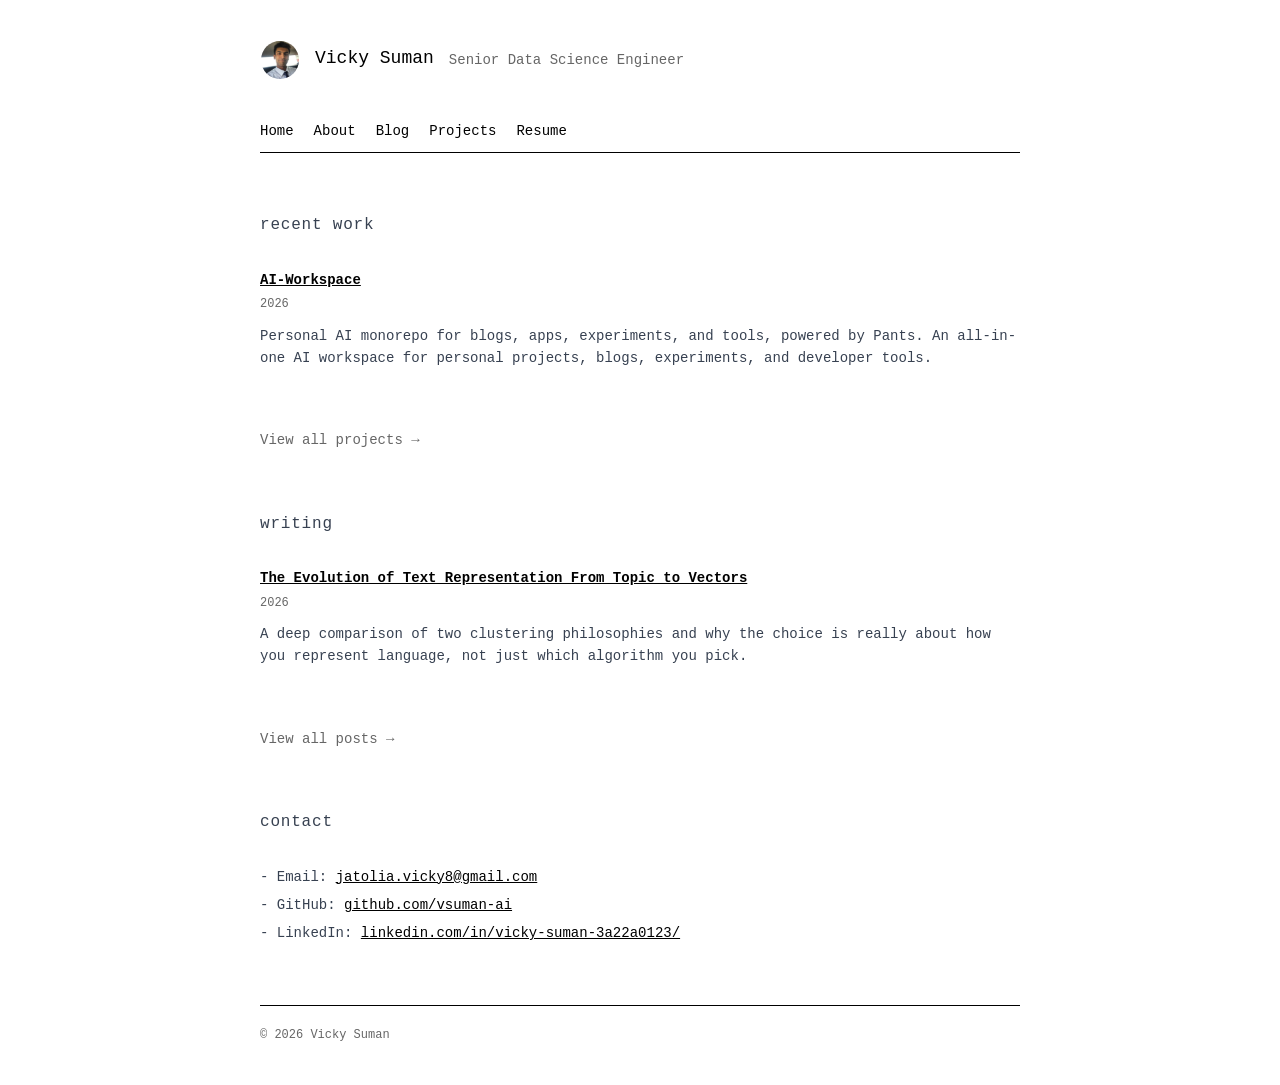
<file: index.html>
<!doctype html>
<html lang="en">
    <head>
        <meta charset="UTF-8" />
        <meta name="viewport" content="width=device-width, initial-scale=1.0" />
        <meta
            name="description"
            content="Senior Data Science Engineer specializing in NLP, LLM and ML systems. Building production AI feature's or application's."
        />

        <!-- Open Graph / Social Media Preview -->
        <meta property="og:type" content="website" />
        <meta property="og:url" content="https://vsuman-ai.github.io/" />
        <meta property="og:title" content="Vicky Suman - Senior Data Science Engineer" />
        <meta
            property="og:description"
            content="AI and Data Engineering leader architecting scalable, production-grade AI platforms. Define technical direction and deliver high impact LLM and ML systems that translate complex data into measurable business value."
        />
        <meta
            property="og:image"
            content="https://vsuman-ai.github.io/social-card.png"
        />

        <!-- Twitter Card -->
        <meta name="twitter:card" content="summary_large_image" />
        <meta property="twitter:domain" content="vsuman-ai.github.io" />
        <meta property="twitter:url" content="https://vsuman-ai.github.io/" />
        <meta name="twitter:title" content="Vicky Suman - Senior Data Science Engineer" />
        <meta
            name="twitter:description"
            content="AI and Data Engineering leader architecting scalable, production-grade AI platforms. Define technical direction and deliver high impact LLM and ML systems that translate complex data into measurable business value."
        />
        <meta
            name="twitter:image"
            content="https://vsuman-ai.github.io/social-card.png"
        />

        <title>Vicky Suman</title>
        <link rel="icon" type="image/svg+xml" href="/doc/img/favicon-vs.svg" />
        <link rel="stylesheet" href="style.css" />
    </head>
    <body>
        <header>
            <img src="/profile.png" alt="Vicky Suman" class="portrait-small" />
            <h1><a href="/">Vicky Suman</a></h1>
            <p>Senior Data Science Engineer</p>
        </header>

        <nav>
            <a href="/">Home</a>
            <a href="/about.html">About</a>
            <a href="/blog.html">Blog</a>
            <a href="/projects.html">Projects</a>
            <a href="/resume.html">Resume</a>
        </nav>

        <main>
            <section id="recent">
                <h2>Recent Work</h2>
                <article>
                    <h3>
                        <a
                            href="https://github.com/vsuman-ai/ai-workspace"
                            target="_blank"
                            >AI-Workspace</a
                        >
                    </h3>
                    <time>2026</time>
                    <p>
                        Personal AI monorepo for blogs, apps, experiments, and tools, powered by Pants. An all-in-one AI workspace for personal projects, blogs, experiments, and developer tools.
                    </p>
                </article>

                <a href="/projects.html" class="view-all"
                    >View all projects →</a
                >
            </section>

            <section id="writing">
                <h2>Writing</h2>

                <article>
                    <h3>
                        <a href="doc/blogs/medium/evolution_of_text_representation.html"
                            >The Evolution of Text Representation From Topic to Vectors</a
                        >
                    </h3>
                    <time>2026</time>
                    <p>
                        A deep comparison of two clustering philosophies and why the choice is really about how you represent language, not just which algorithm you pick.
                    </p>
                </article>

                <a href="/blog.html" class="view-all">View all posts →</a>
            </section>

            <section id="contact">
                <h2>Contact</h2>
                <ul>
                    <li>
                        Email:
                        <a href="mailto:jatolia.vicky8@gmail.com">jatolia.vicky8@gmail.com</a>
                    </li>
                    <li>
                        GitHub:
                        <a href="https://github.com/vsuman-ai" target="_blank"
                            >github.com/vsuman-ai</a
                        >
                    </li>
                    <li>
                        LinkedIn:
                        <a
                            href="https://www.linkedin.com/in/vicky-suman-3a22a0123/"
                            target="_blank"
                            >linkedin.com/in/vicky-suman-3a22a0123/</a
                        >
                    </li>
                </ul>
            </section>
        </main>

        <footer>
            <p>© 2026 Vicky Suman</p>
        </footer>
    </body>
</html>
</file>
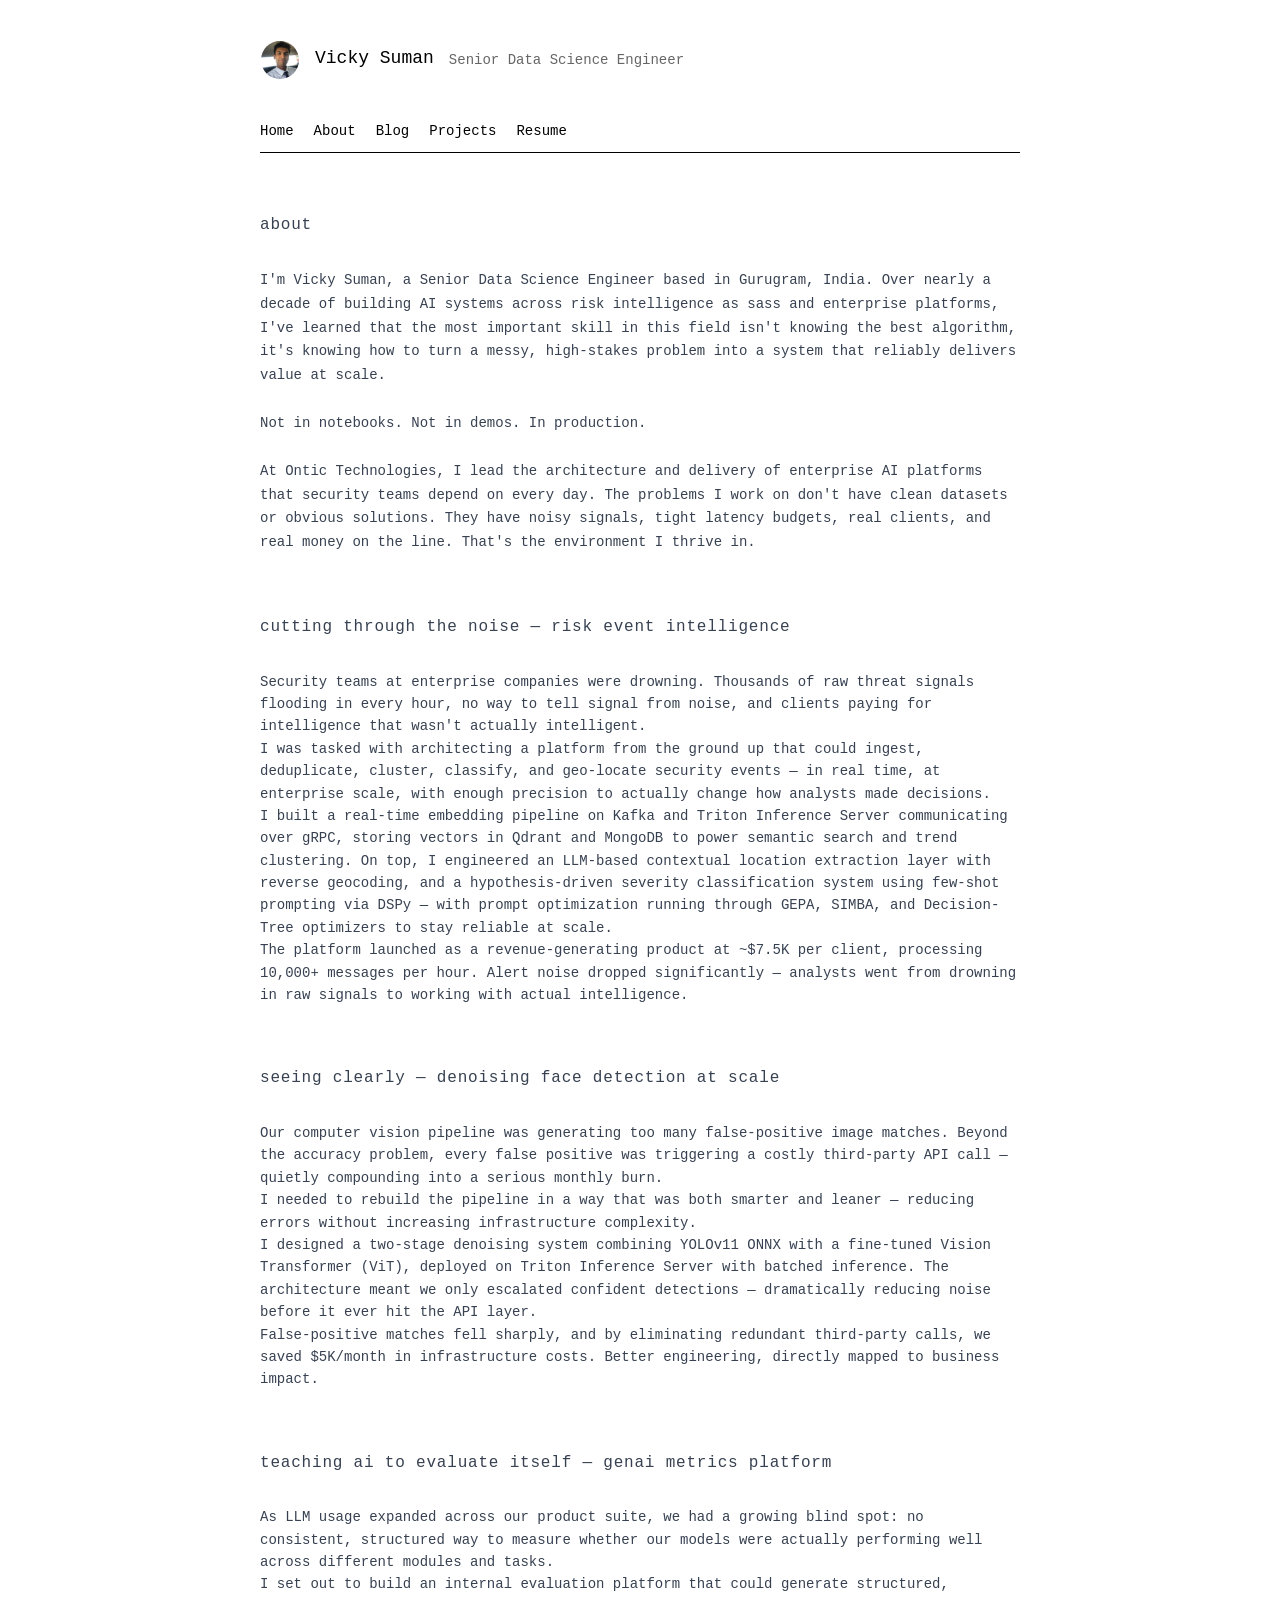
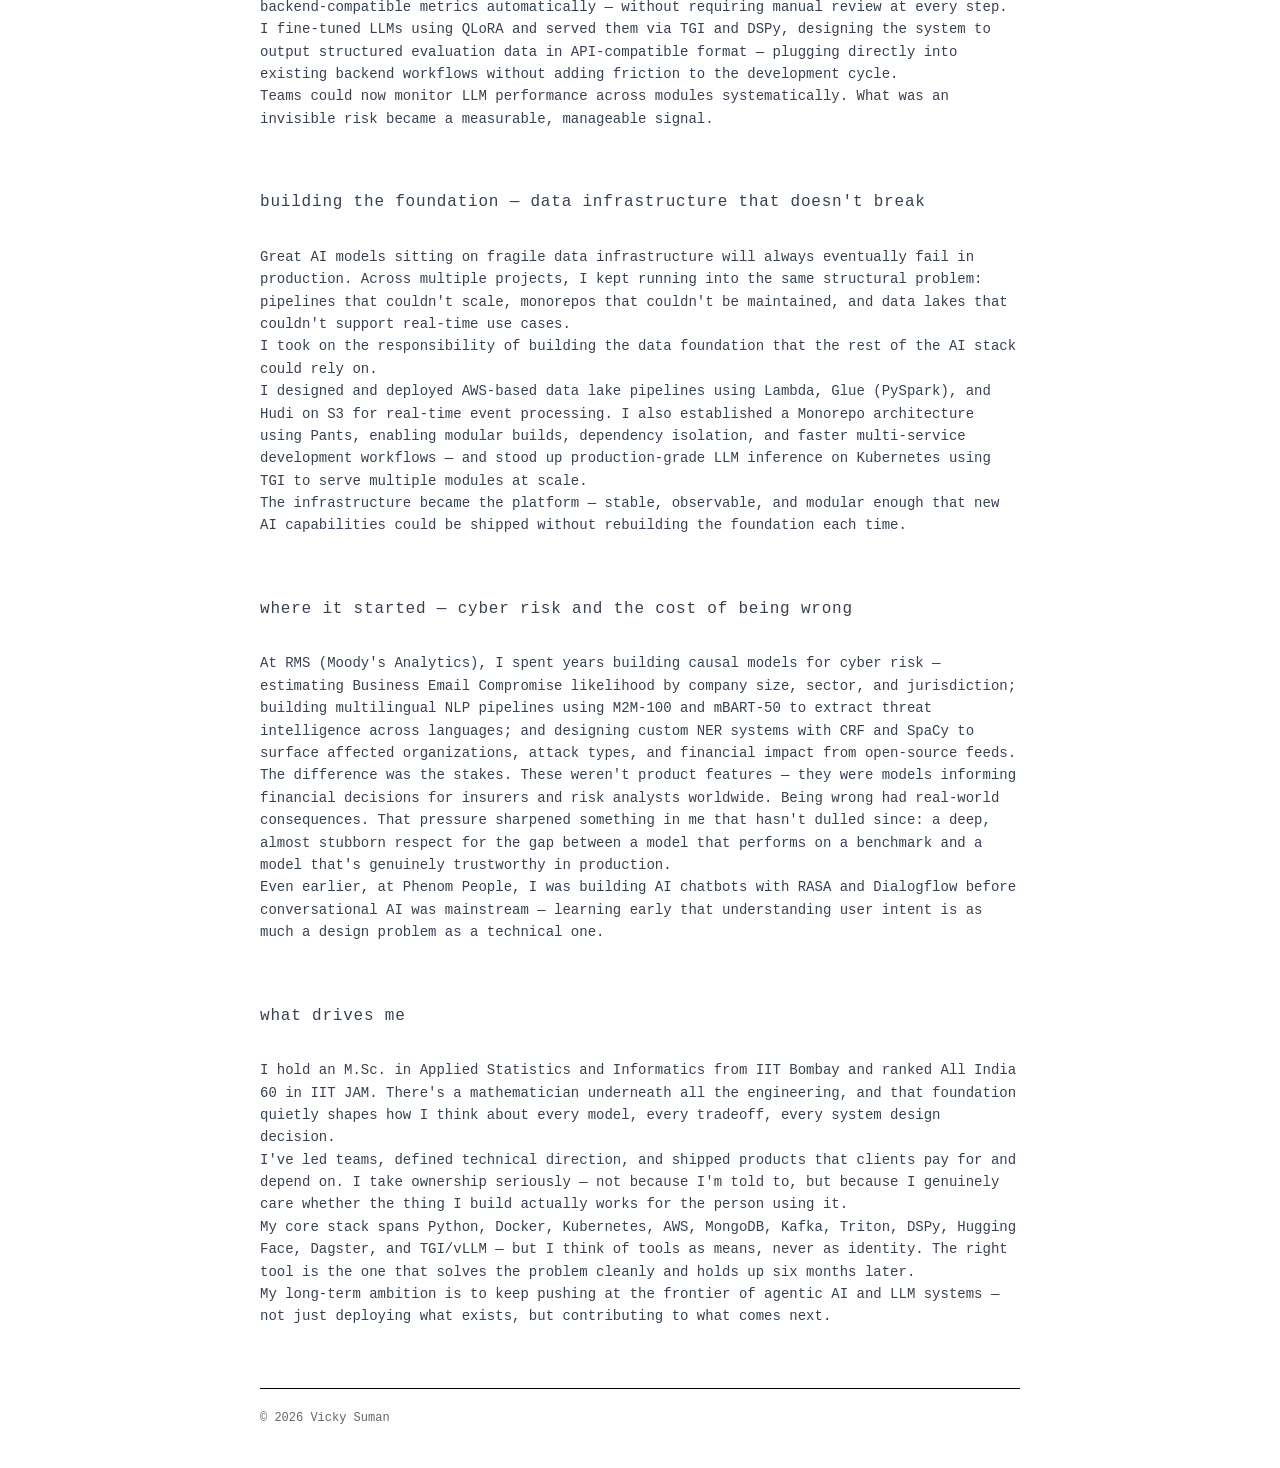
<file: about.html>
<!doctype html>
<html lang="en">
    <head>
        <meta charset="UTF-8" />
        <meta name="viewport" content="width=device-width, initial-scale=1.0" />
        <meta
            name="description"
            content="About Vicky Suman - Senior Data Science Engineer specializing in LLM systems, AI platforms, and data infrastructure"
        />

        <!-- Open Graph / Social Media Preview -->
        <meta property="og:type" content="website" />
        <meta
            property="og:url"
            content="https://vsuman-ai.github.io/about.html"
        />
        <meta property="og:title" content="About - Vicky Suman" />
        <meta
            property="og:description"
            content="Senior Data Science Engineer architecting scalable, production-grade AI platforms across LLM systems, NLP, computer vision, and distributed data infrastructure."
        />
        <meta
            property="og:image"
            content="https://vsuman-ai.github.io/social-card.png"
        />

        <!-- Twitter Card -->
        <meta name="twitter:card" content="summary_large_image" />
        <meta property="twitter:domain" content="vsuman-ai.github.io" />
        <meta
            property="twitter:url"
            content="https://vsuman-ai.github.io/about.html"
        />
        <meta name="twitter:title" content="About - Vicky Suman" />
        <meta
            name="twitter:description"
            content="Senior Data Science Engineer architecting scalable, production-grade AI platforms across LLM systems, NLP, computer vision, and distributed data infrastructure."
        />
        <meta
            name="twitter:image"
            content="https://vsuman-ai.github.io/social-card.png"
        />

        <title>About - Vicky Suman</title>
        <link rel="icon" type="image/svg+xml" href="/favicon.svg" />
        <link rel="stylesheet" href="style.css" />
    </head>
    <body>
        <header>
            <img src="/profile.png" alt="Vicky Suman" class="portrait-small" />
            <h1><a href="/">Vicky Suman</a></h1>
            <p>Senior Data Science Engineer</p>
        </header>

        <nav>
            <a href="/">Home</a>
            <a href="/about.html">About</a>
            <a href="/blog.html">Blog</a>
            <a href="/projects.html">Projects</a>
            <a href="/resume.html">Resume</a>
        </nav>

        <main>
            <section id="about">
                <h2>About</h2>

                <p>
                    I'm Vicky Suman, a Senior Data Science Engineer based in
                    Gurugram, India. Over nearly a decade of building AI systems
                    across risk intelligence as sass and enterprise
                    platforms, I've learned that the most important skill in
                    this field isn't knowing the best algorithm, it's knowing
                    how to turn a messy, high-stakes problem into a system that
                    reliably delivers value at scale.
                </p>

                <p>Not in notebooks. Not in demos. In production.</p>

                <p>
                    At Ontic Technologies, I lead the architecture and delivery
                    of enterprise AI platforms that security teams depend on
                    every day. The problems I work on don't have clean datasets
                    or obvious solutions. They have noisy signals, tight latency
                    budgets, real clients, and real money on the line. That's
                    the environment I thrive in.
                </p>
            </section>

            <section id="risk-intelligence">
                <h2>Cutting Through the Noise — Risk Event Intelligence</h2>

                <p>
                    Security teams at enterprise companies were drowning.
                    Thousands of raw threat signals flooding in every hour, no
                    way to tell signal from noise, and clients paying for
                    intelligence that wasn't actually intelligent.
                </p>

                <p>
                    I was tasked with architecting a platform from the ground up
                    that could ingest, deduplicate, cluster, classify, and
                    geo-locate security events — in real time, at enterprise
                    scale, with enough precision to actually change how analysts
                    made decisions.
                </p>

                <p>
                    I built a real-time embedding pipeline on Kafka and Triton
                    Inference Server communicating over gRPC, storing vectors in
                    Qdrant and MongoDB to power semantic search and trend
                    clustering. On top, I engineered an LLM-based contextual
                    location extraction layer with reverse geocoding, and a
                    hypothesis-driven severity classification system using
                    few-shot prompting via DSPy — with prompt optimization
                    running through GEPA, SIMBA, and Decision-Tree optimizers
                    to stay reliable at scale.
                </p>

                <p>
                    The platform launched as a revenue-generating product at
                    ~$7.5K per client, processing 10,000+ messages per hour.
                    Alert noise dropped significantly — analysts went from
                    drowning in raw signals to working with actual intelligence.
                </p>
            </section>

            <section id="face-detection">
                <h2>Seeing Clearly — Denoising Face Detection at Scale</h2>

                <p>
                    Our computer vision pipeline was generating too many
                    false-positive image matches. Beyond the accuracy problem,
                    every false positive was triggering a costly third-party API
                    call — quietly compounding into a serious monthly burn.
                </p>

                <p>
                    I needed to rebuild the pipeline in a way that was both
                    smarter and leaner — reducing errors without increasing
                    infrastructure complexity.
                </p>

                <p>
                    I designed a two-stage denoising system combining YOLOv11
                    ONNX with a fine-tuned Vision Transformer (ViT), deployed
                    on Triton Inference Server with batched inference. The
                    architecture meant we only escalated confident detections —
                    dramatically reducing noise before it ever hit the API layer.
                </p>

                <p>
                    False-positive matches fell sharply, and by eliminating
                    redundant third-party calls, we saved $5K/month in
                    infrastructure costs. Better engineering, directly mapped to
                    business impact.
                </p>
            </section>

            <section id="genai-metrics">
                <h2>Teaching AI to Evaluate Itself — GenAI Metrics Platform</h2>

                <p>
                    As LLM usage expanded across our product suite, we had a
                    growing blind spot: no consistent, structured way to measure
                    whether our models were actually performing well across
                    different modules and tasks.
                </p>

                <p>
                    I set out to build an internal evaluation platform that
                    could generate structured, backend-compatible metrics
                    automatically — without requiring manual review at every
                    step.
                </p>

                <p>
                    I fine-tuned LLMs using QLoRA and served them via TGI and
                    DSPy, designing the system to output structured evaluation
                    data in API-compatible format — plugging directly into
                    existing backend workflows without adding friction to the
                    development cycle.
                </p>

                <p>
                    Teams could now monitor LLM performance across modules
                    systematically. What was an invisible risk became a
                    measurable, manageable signal.
                </p>
            </section>

            <section id="data-infrastructure">
                <h2>Building the Foundation — Data Infrastructure That Doesn't Break</h2>

                <p>
                    Great AI models sitting on fragile data infrastructure will
                    always eventually fail in production. Across multiple
                    projects, I kept running into the same structural problem:
                    pipelines that couldn't scale, monorepos that couldn't be
                    maintained, and data lakes that couldn't support real-time
                    use cases.
                </p>

                <p>
                    I took on the responsibility of building the data foundation
                    that the rest of the AI stack could rely on.
                </p>

                <p>
                    I designed and deployed AWS-based data lake pipelines using
                    Lambda, Glue (PySpark), and Hudi on S3 for real-time event
                    processing. I also established a Monorepo architecture using
                    Pants, enabling modular builds, dependency isolation, and
                    faster multi-service development workflows — and stood up
                    production-grade LLM inference on Kubernetes using TGI to
                    serve multiple modules at scale.
                </p>

                <p>
                    The infrastructure became the platform — stable, observable,
                    and modular enough that new AI capabilities could be shipped
                    without rebuilding the foundation each time.
                </p>
            </section>

            <section id="origins">
                <h2>Where It Started — Cyber Risk and the Cost of Being Wrong</h2>

                <p>
                    At RMS (Moody's Analytics), I spent years building causal
                    models for cyber risk — estimating Business Email Compromise
                    likelihood by company size, sector, and jurisdiction;
                    building multilingual NLP pipelines using M2M-100 and
                    mBART-50 to extract threat intelligence across languages;
                    and designing custom NER systems with CRF and SpaCy to
                    surface affected organizations, attack types, and financial
                    impact from open-source feeds.
                </p>

                <p>
                    The difference was the stakes. These weren't product
                    features — they were models informing financial decisions
                    for insurers and risk analysts worldwide. Being wrong had
                    real-world consequences. That pressure sharpened something
                    in me that hasn't dulled since: a deep, almost stubborn
                    respect for the gap between a model that performs on a
                    benchmark and a model that's genuinely trustworthy in
                    production.
                </p>

                <p>
                    Even earlier, at Phenom People, I was building AI chatbots
                    with RASA and Dialogflow before conversational AI was
                    mainstream — learning early that understanding user intent
                    is as much a design problem as a technical one.
                </p>
            </section>

            <section id="drives-me">
                <h2>What Drives Me</h2>

                <p>
                    I hold an M.Sc. in Applied Statistics and Informatics from
                    IIT Bombay and ranked All India 60 in IIT JAM. There's a
                    mathematician underneath all the engineering, and that
                    foundation quietly shapes how I think about every model,
                    every tradeoff, every system design decision.
                </p>

                <p>
                    I've led teams, defined technical direction, and shipped
                    products that clients pay for and depend on. I take
                    ownership seriously — not because I'm told to, but because I
                    genuinely care whether the thing I build actually works for
                    the person using it.
                </p>

                <p>
                    My core stack spans Python, Docker, Kubernetes, AWS,
                    MongoDB, Kafka, Triton, DSPy, Hugging Face, Dagster, and
                    TGI/vLLM — but I think of tools as means, never as
                    identity. The right tool is the one that solves the problem
                    cleanly and holds up six months later.
                </p>

                <p>
                    My long-term ambition is to keep pushing at the frontier of
                    agentic AI and LLM systems — not just deploying what exists,
                    but contributing to what comes next.
                </p>
            </section>
        </main>

        <footer>
            <p>© 2026 Vicky Suman</p>
        </footer>
    </body>
</html>
</file>
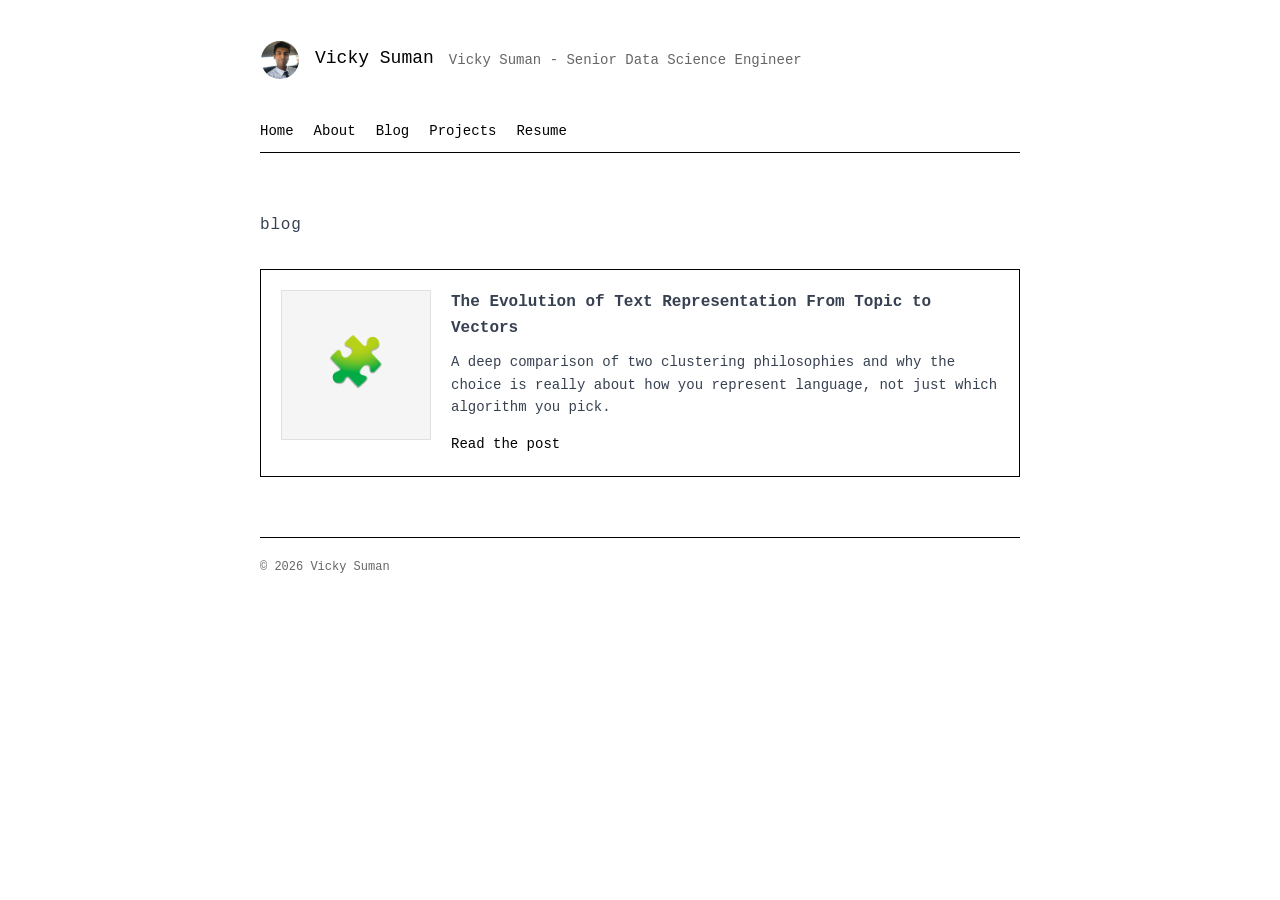
<file: blog.html>
<!doctype html>
<html lang="en">
    <head>
        <meta charset="UTF-8" />
        <meta name="viewport" content="width=device-width, initial-scale=1.0" />
        <meta
            name="description"
            content="Writing about AI, NLP, Machine Learning, Monorepo and Technical deep dives"
        />

        <!-- Open Graph / Social Media Preview -->
        <meta property="og:type" content="website" />
        <meta property="og:url" content="https://vsuman-ai.github.io/blog.html" />
        <meta property="og:title" content="Blog - Vicky Suman" />
        <meta
            property="og:description"
            content="Writing about AI, NLP, Machine Learning, Monorepo and Technical deep dives"
        />
        <meta property="og:image" content="https://vsuman-ai.github.io/doc/social-card-vs.png" />

        <!-- Twitter Card -->
        <meta name="twitter:card" content="summary_large_image" />
        <meta property="twitter:domain" content="vsuman-ai.github.io" />
        <meta property="twitter:url" content="https://vsuman-ai.github.io/blog.html" />
        <meta name="twitter:title" content="Blog - Vicky Suman" />
        <meta
            name="twitter:description"
            content="Writing about AI, NLP, Machine Learning, Monorepo and Technical deep dives"
        />
        <meta name="twitter:image" content="https://vsuman-ai.github.io/doc/social-card-vs.png" />

        <title>Blog - Vicky Suman</title>
        <link rel="icon" type="image/svg+xml" href="doc/img/favicon-vs.svg" />
        <link rel="stylesheet" href="style.css" />
    </head>
    <body>
        <header>
            <img src="/profile.png" alt="Vicky Suman" class="portrait-small" />
            <h1><a href="/">Vicky Suman</a></h1>
            <p>Vicky Suman - Senior Data Science Engineer</p>
        </header>

        <nav>
            <a href="/">Home</a>
            <a href="/about.html">About</a>
            <a href="/blog.html">Blog</a>
            <a href="/projects.html">Projects</a>
            <a href="/resume.html">Resume</a>
        </nav>

        <main>
            <section id="blog">
                <h2>Blog</h2>

                <article class="blog-card">
                    <div class="blog-thumbnail">
                        <div class="thumbnail-placeholder">
                            <span>🧩</span>
                        </div>
                    </div>
                    <div class="blog-content">
                        <h3>The Evolution of Text Representation From Topic to Vectors</h3>
                        <p>
                            A deep comparison of two clustering philosophies and why the choice is really
                            about how you represent language, not just which algorithm you pick.
                        </p>
                        <a
                            href="doc/blogs/medium/evolution_of_text_representation.html"
                            class="read-link"
                            >Read the post</a
                        >
                    </div>
                </article>
            </section>
        </main>

        <footer>
            <p>© 2026 Vicky Suman</p>
        </footer>
    </body>
</html>
</file>
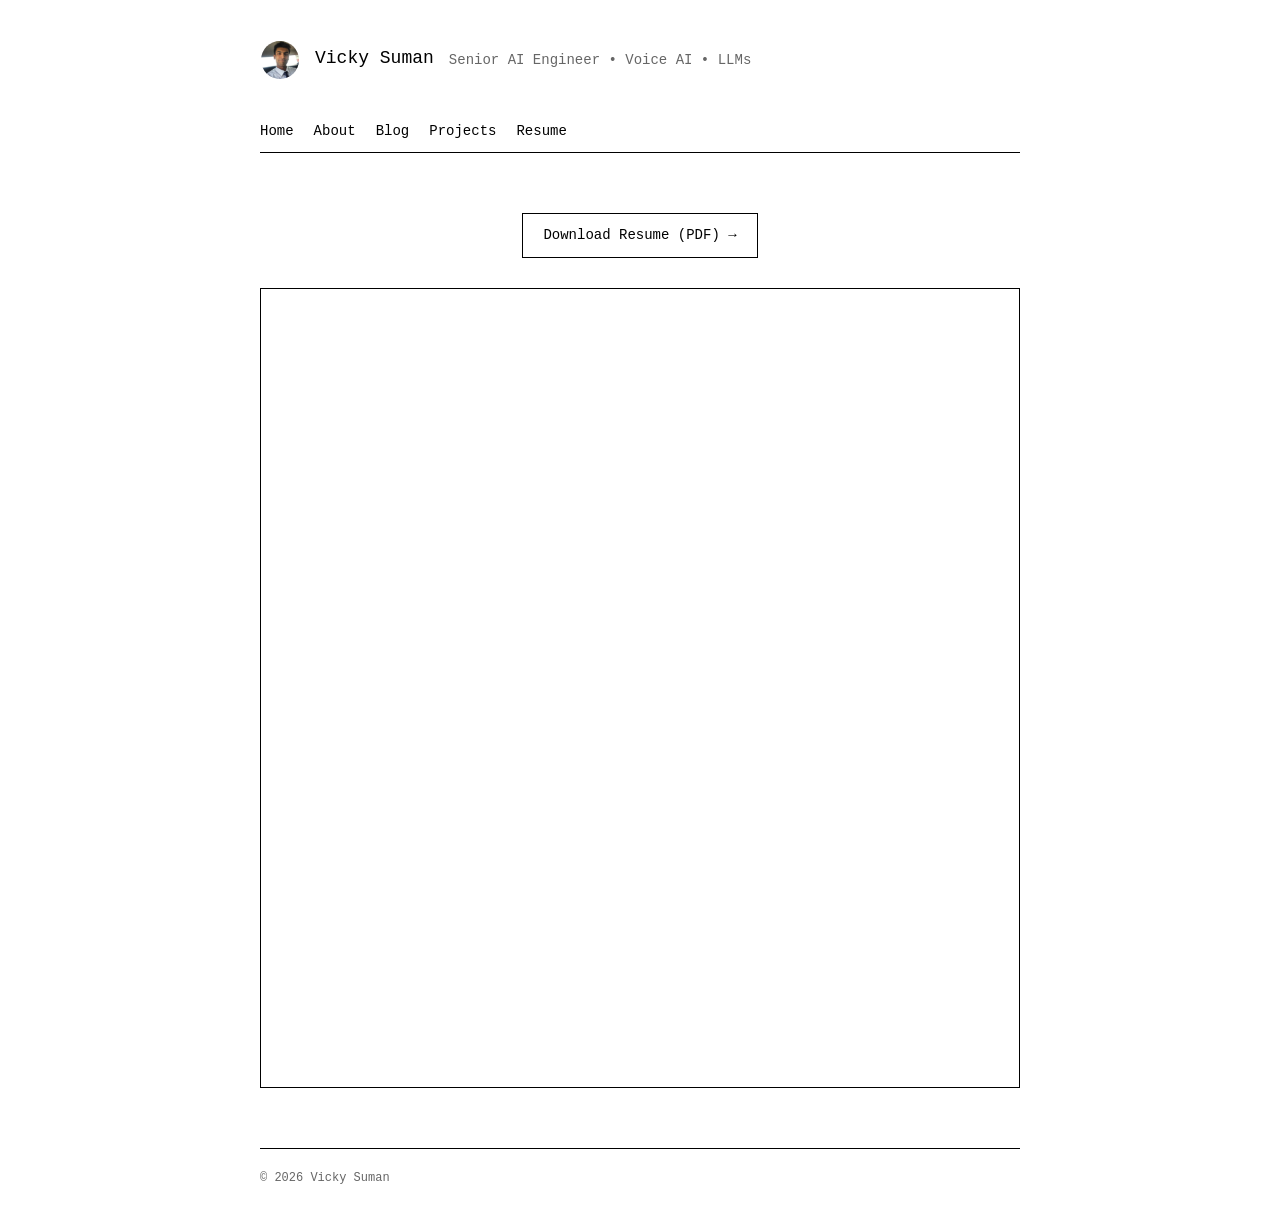
<file: resume.html>
<!doctype html>
<html lang="en">
    <head>
        <meta charset="UTF-8" />
        <meta name="viewport" content="width=device-width, initial-scale=1.0" />
        <meta
            name="description"
            content="Resume of Vicky Suman - Senior Data Science Engineer"
        />

        <!-- Open Graph / Social Media Preview -->
        <meta property="og:type" content="website" />
        <meta property="og:url" content="https://vsuman-ai.github.io/resume.html" />
        <meta property="og:title" content="Resume - Vicky Suman" />
        <meta
            property="og:description"
            content="AI and Data Engineering leader architecting scalable, production-grade AI platforms. Define technical direction and deliver high impact LLM and ML systems that translate complex data into measurable business value."
        />
        <meta property="og:image" content="https://vsuman-ai.github.io/doc/social-card-vs.png" />

        <!-- Twitter Card -->
        <meta name="twitter:card" content="summary_large_image" />
        <meta property="twitter:domain" content="vsuman-ai.github.io" />
        <meta property="twitter:url" content="https://vsuman-ai.github.io/resume.html" />
        <meta name="twitter:title" content="Resume - Vicky Suman" />
        <meta
            name="twitter:description"
            content="AI and Data Engineering leader architecting scalable, production-grade AI platforms. Define technical direction and deliver high impact LLM and ML systems that translate complex data into measurable business value."
        />
        <meta name="twitter:image" content="https://vsuman-ai.github.io/doc/social-card-vs.png" />

        <title>Resume - Vicky Suman</title>
        <link rel="icon" type="image/svg+xml" href="/doc/img/favicon-vs.svg" />
        <link rel="stylesheet" href="style.css" />
        <style>
            .download-section {
                text-align: center;
                margin: 40px 0 30px 0;
            }

            .download-section a {
                display: inline-block;
                padding: 10px 20px;
                border: 1px solid #000;
                text-decoration: none;
                color: #000;
            }

            .download-section a:hover {
                background: #000;
                color: #fff;
            }

            .pdf-container {
                border: 1px solid #000;
                width: 100%;
                height: 800px;
                margin-bottom: 40px;
            }

            .pdf-container iframe {
                width: 100%;
                height: 100%;
                border: none;
            }

            @media (max-width: 600px) {
                .pdf-container {
                    height: 600px;
                }
            }
        </style>
    </head>
    <body>
        <header>
            <img src="/profile.png" alt="Vicky Suman" class="portrait-small" />
            <h1><a href="/">Vicky Suman</a></h1>
            <p>Senior AI Engineer • Voice AI • LLMs</p>
        </header>

        <nav>
            <a href="/">Home</a>
            <a href="/about.html">About</a>
            <a href="/blog.html">Blog</a>
            <a href="/projects.html">Projects</a>
            <a href="/resume.html">Resume</a>
        </nav>

        <main>
            <div class="download-section">
                <a href="/doc/pdf/two_page_cv_vicky_suman.pdf" download>Download Resume (PDF) →</a>
            </div>

            <div class="pdf-container">
                <iframe src="/doc/pdf/two_page_cv_vicky_suman.pdf" title="Resume PDF"></iframe>
            </div>
        </main>

        <footer>
            <p>© 2026 Vicky Suman</p>
        </footer>
    </body>
</html>
</file>
<file: style.css>
* {
    margin: 0;
    padding: 0;
    box-sizing: border-box;
}

html {
    scroll-behavior: smooth;
}

::selection {
    background: #000;
    color: #fff;
}

body {
    font-family:
        ui-monospace, SFMono-Regular, Menlo, Monaco, Consolas,
        "Liberation Mono", "Courier New", monospace;
    font-size: 14px;
    line-height: 1.6;
    color: #374151;
    background: #fff;
    max-width: 800px;
    margin: 0 auto;
    padding: 40px 20px;
    -webkit-font-smoothing: antialiased;
    -moz-osx-font-smoothing: grayscale;
}

/* ── Header ── */

header {
    margin-bottom: 40px;
    display: flex;
    align-items: center;
    gap: 15px;
}

.portrait-small {
    width: 40px;
    height: 40px;
    border-radius: 50%;
    border: 1px solid #fff;
    flex-shrink: 0;
    transition: opacity 0.2s;
}

.portrait-small:hover {
    opacity: 0.7;
}

header h1 {
    font-size: 18px;
    font-weight: normal;
    margin-bottom: 4px;
}

header h1 a {
    color: #000;
    text-decoration: none;
}

header h1 a:hover {
    background: none;
    color: #666;
}

header p {
    font-size: 14px;
    color: #666;
}

/* ── Navigation ── */

nav {
    margin-bottom: 60px;
    border-bottom: 1px solid #000;
    padding-bottom: 10px;
    display: flex;
    flex-wrap: wrap;
    gap: 4px 20px;
}

nav a {
    color: #000;
    text-decoration: none;
    transition: color 0.15s;
}

nav a:hover {
    text-decoration: underline;
}

/* ── Layout ── */

main {
    margin-bottom: 60px;
}

section {
    margin-bottom: 60px;
}

/* ── Typography ── */

h2 {
    font-size: 16px;
    font-weight: normal;
    margin-bottom: 30px;
    text-transform: lowercase;
    letter-spacing: 0.05em;
}

h3 {
    font-size: 14px;
    font-weight: bold;
    margin-bottom: 4px;
}

/* ── Links ── */

a {
    color: #000;
    text-decoration: underline;
    transition:
        color 0.15s,
        background-color 0.15s;
}

a:hover {
    background: #000;
    color: #fff;
}

/* ── Articles ── */

article {
    margin-bottom: 40px;
}

article time {
    display: block;
    font-size: 12px;
    color: #666;
    margin-bottom: 10px;
}

article p {
    margin-bottom: 10px;
}

/* ── Lists ── */

ul {
    list-style: none;
    padding-left: 0;
}

ul li {
    margin-bottom: 6px;
}

ul li::before {
    content: "- ";
}

/* ── Intro section ── */

#intro {
    font-size: 16px;
    line-height: 1.7;
    margin-bottom: 60px;
    padding-bottom: 40px;
    border-bottom: 1px solid #e0e0e0;
}

/* ── About section ── */

#about p {
    margin-bottom: 24px;
    line-height: 1.7;
}

/* ── Project cards ── */

.project-card {
    border: 1px solid #000;
    padding: 24px;
    margin-bottom: 24px;
    transition: border-color 0.2s;
}

.project-card:hover {
    border-color: #666;
}

.project-header {
    display: flex;
    justify-content: space-between;
    align-items: baseline;
    margin-bottom: 4px;
}

.project-header h3 {
    margin-bottom: 0;
}

.project-preview {
    display: block;
    margin-bottom: 16px;
    border: 1px solid #e0e0e0;
    overflow: hidden;
    transition: border-color 0.2s;
}

.project-preview:hover {
    background: none;
    border-color: #999;
}

.project-preview-img {
    width: 100%;
    height: auto;
    display: block;
    transition: opacity 0.2s;
}

.project-preview:hover .project-preview-img {
    opacity: 0.9;
}

.project-badge {
    flex-shrink: 0;
    margin-left: 16px;
    text-decoration: none;
}

.project-badge:hover {
    background: none;
}

.project-badge img {
    display: block;
    height: 20px;
}

.project-card > p {
    margin-bottom: 16px;
    line-height: 1.6;
    color: #374151;
}

.project-tags {
    display: flex;
    flex-wrap: wrap;
    gap: 6px;
    margin-bottom: 16px;
}

.project-tags span {
    font-size: 11px;
    color: #666;
    border: 1px solid #ddd;
    padding: 2px 8px;
    transition:
        border-color 0.15s,
        color 0.15s;
}

.project-card:hover .project-tags span {
    border-color: #bbb;
}

.project-links {
    display: flex;
    gap: 20px;
    font-size: 13px;
}

.project-links a {
    color: #000;
    text-decoration: none;
}

.project-links a:hover {
    text-decoration: underline;
    background: none;
}

/* ── View all link ── */

.view-all {
    display: inline-block;
    margin-top: 20px;
    font-size: 14px;
    color: #666;
    text-decoration: none;
}

.view-all:hover {
    color: #000;
    background: none;
    text-decoration: underline;
}

/* ── Blog cards ── */

.blog-card {
    border: 1px solid #000;
    padding: 20px;
    margin-bottom: 30px;
    display: flex;
    gap: 20px;
    align-items: flex-start;
    transition: border-color 0.2s;
}

.blog-card:hover {
    border-color: #666;
}

.blog-thumbnail {
    flex-shrink: 0;
    width: 150px;
    height: 150px;
}

.thumbnail-placeholder {
    width: 100%;
    height: 100%;
    background: #f5f5f5;
    display: flex;
    align-items: center;
    justify-content: center;
    font-size: 48px;
    border: 1px solid #e0e0e0;
}

.blog-content {
    flex: 1;
}

.blog-content h3 {
    font-size: 16px;
    font-weight: bold;
    margin-top: 0;
    margin-bottom: 10px;
}

.blog-content p {
    margin-bottom: 15px;
    line-height: 1.6;
}

.read-link {
    font-size: 14px;
    color: #000;
    text-decoration: none;
    display: inline-block;
}

.read-link:hover {
    background: #000;
    color: #fff;
}

/* ── Code ── */

code {
    font-family:
        ui-monospace, SFMono-Regular, Menlo, Monaco, Consolas,
        "Liberation Mono", "Courier New", monospace;
    background: #f5f5f5;
    padding: 2px 4px;
}

pre {
    background: #f5f5f5;
    padding: 10px;
    overflow-x: auto;
    margin: 20px 0;
}

pre code {
    background: none;
    padding: 0;
}

/* ── Footer ── */

footer {
    border-top: 1px solid #000;
    padding-top: 20px;
    font-size: 12px;
    color: #666;
}

/* ── Responsive ── */

@media (max-width: 600px) {
    body {
        padding: 20px 15px;
    }

    header {
        margin-bottom: 30px;
    }

    nav {
        margin-bottom: 40px;
        gap: 4px 16px;
    }

    section {
        margin-bottom: 40px;
    }

    .project-card {
        padding: 16px;
    }

    .project-header {
        flex-direction: column;
        gap: 8px;
    }

    .project-badge {
        margin-left: 0;
    }

    .blog-card {
        flex-direction: column;
    }

    .blog-thumbnail {
        width: 100%;
        height: 200px;
    }
}
</file>
